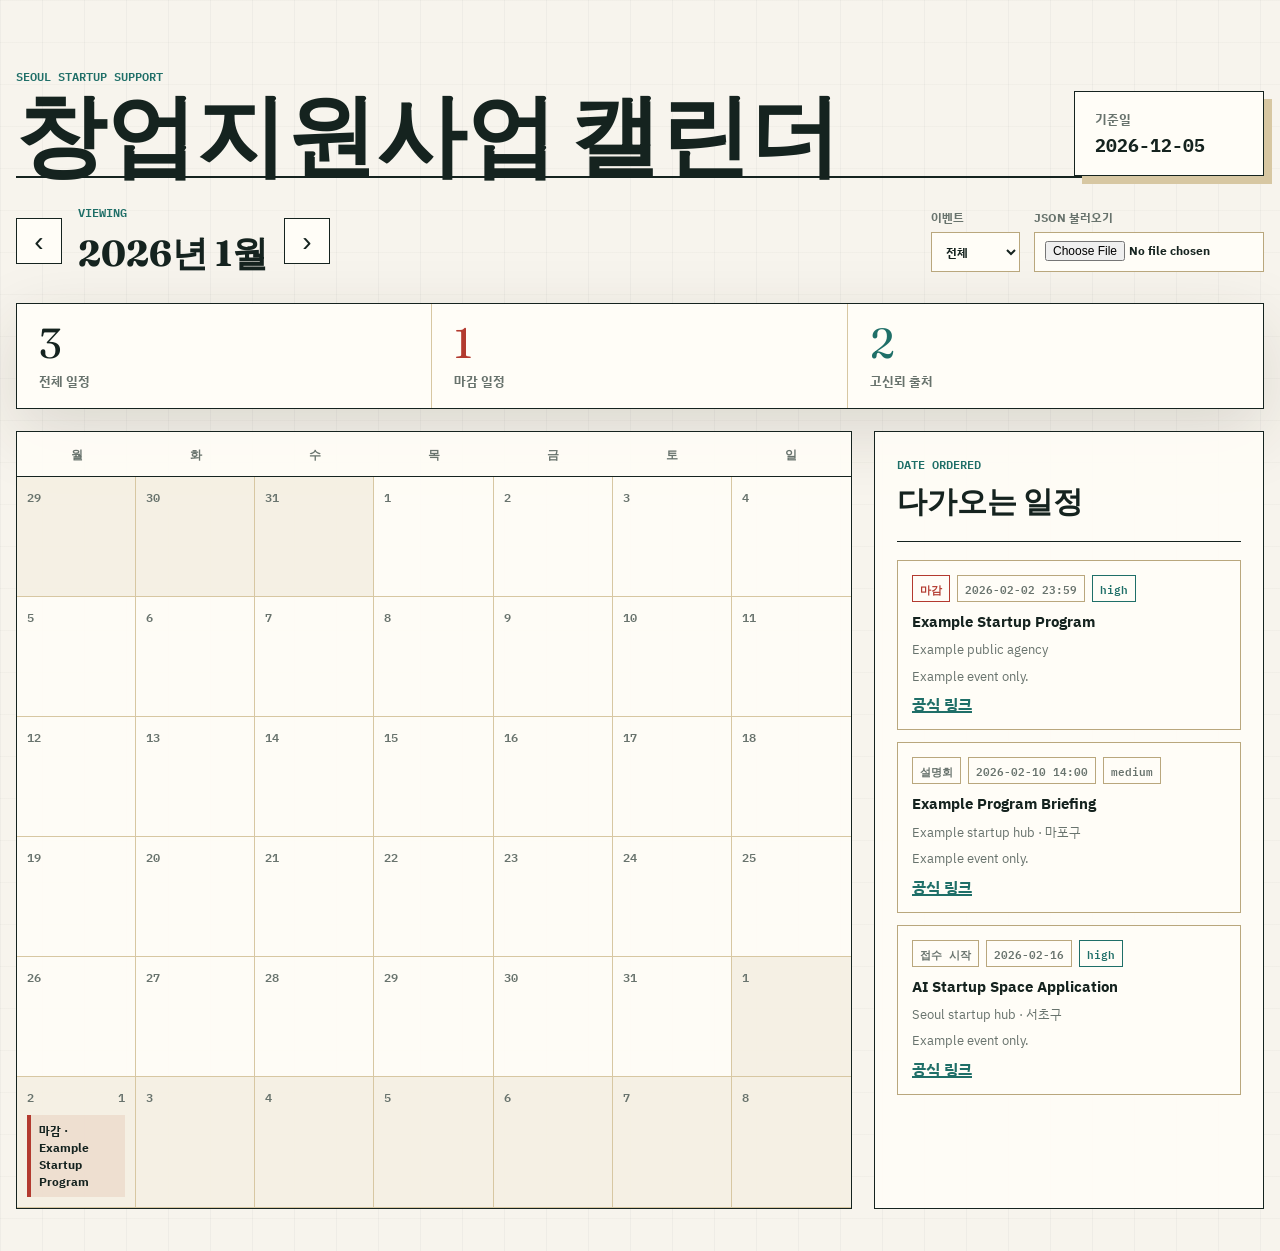
<file: calendar-view/index.html>
<!doctype html>
<html lang="ko">
  <head>
    <meta charset="utf-8" />
    <meta name="viewport" content="width=device-width, initial-scale=1" />
    <title>Startup Support Calendar</title>
    <link rel="preconnect" href="https://fonts.googleapis.com" />
    <link rel="preconnect" href="https://fonts.gstatic.com" crossorigin />
    <link
      href="https://fonts.googleapis.com/css2?family=Fraunces:opsz,wght@9..144,650;9..144,760&family=IBM+Plex+Mono:wght@500;600&family=IBM+Plex+Sans+KR:wght@400;500;600;700&display=swap"
      rel="stylesheet"
    />
    <link rel="stylesheet" href="./styles.css" />
  </head>
  <body>
    <main class="shell">
      <section class="masthead" aria-labelledby="page-title">
        <div>
          <p class="kicker">Seoul Startup Support</p>
          <h1 id="page-title">창업지원사업 캘린더</h1>
        </div>
        <div class="today-card" aria-label="오늘 기준">
          <span>기준일</span>
          <strong id="todayLabel">-</strong>
        </div>
      </section>

      <section class="toolbar" aria-label="캘린더 조작">
        <div class="month-controls">
          <button type="button" class="icon-button" id="prevMonth" aria-label="이전 달">‹</button>
          <div>
            <p class="eyebrow">Viewing</p>
            <h2 id="monthLabel">-</h2>
          </div>
          <button type="button" class="icon-button" id="nextMonth" aria-label="다음 달">›</button>
        </div>

        <div class="filters">
          <label>
            <span>이벤트</span>
            <select id="typeFilter">
              <option value="all">전체</option>
              <option value="application_deadline">마감</option>
              <option value="application_open">접수 시작</option>
              <option value="briefing">설명회</option>
              <option value="interview">평가</option>
              <option value="result_announcement">결과 발표</option>
              <option value="event">행사</option>
            </select>
          </label>
          <label>
            <span>JSON 불러오기</span>
            <input id="jsonInput" type="file" accept="application/json,.json" />
          </label>
        </div>
      </section>

      <section class="summary-strip" aria-label="요약">
        <article>
          <span class="metric" id="totalEvents">0</span>
          <p>전체 일정</p>
        </article>
        <article>
          <span class="metric urgent" id="deadlineEvents">0</span>
          <p>마감 일정</p>
        </article>
        <article>
          <span class="metric verified" id="highConfidenceEvents">0</span>
          <p>고신뢰 출처</p>
        </article>
      </section>

      <section class="calendar-layout">
        <div class="calendar-panel">
          <div class="weekday-row" aria-hidden="true">
            <span>월</span>
            <span>화</span>
            <span>수</span>
            <span>목</span>
            <span>금</span>
            <span>토</span>
            <span>일</span>
          </div>
          <div class="calendar-grid" id="calendarGrid" aria-label="월간 캘린더"></div>
        </div>

        <aside class="agenda-panel" aria-labelledby="agendaTitle">
          <div class="agenda-heading">
            <p class="eyebrow">Date Ordered</p>
            <h2 id="agendaTitle">다가오는 일정</h2>
          </div>
          <div class="agenda-list" id="agendaList"></div>
        </aside>
      </section>
    </main>

    <script src="./app.js"></script>
  </body>
</html>
</file>
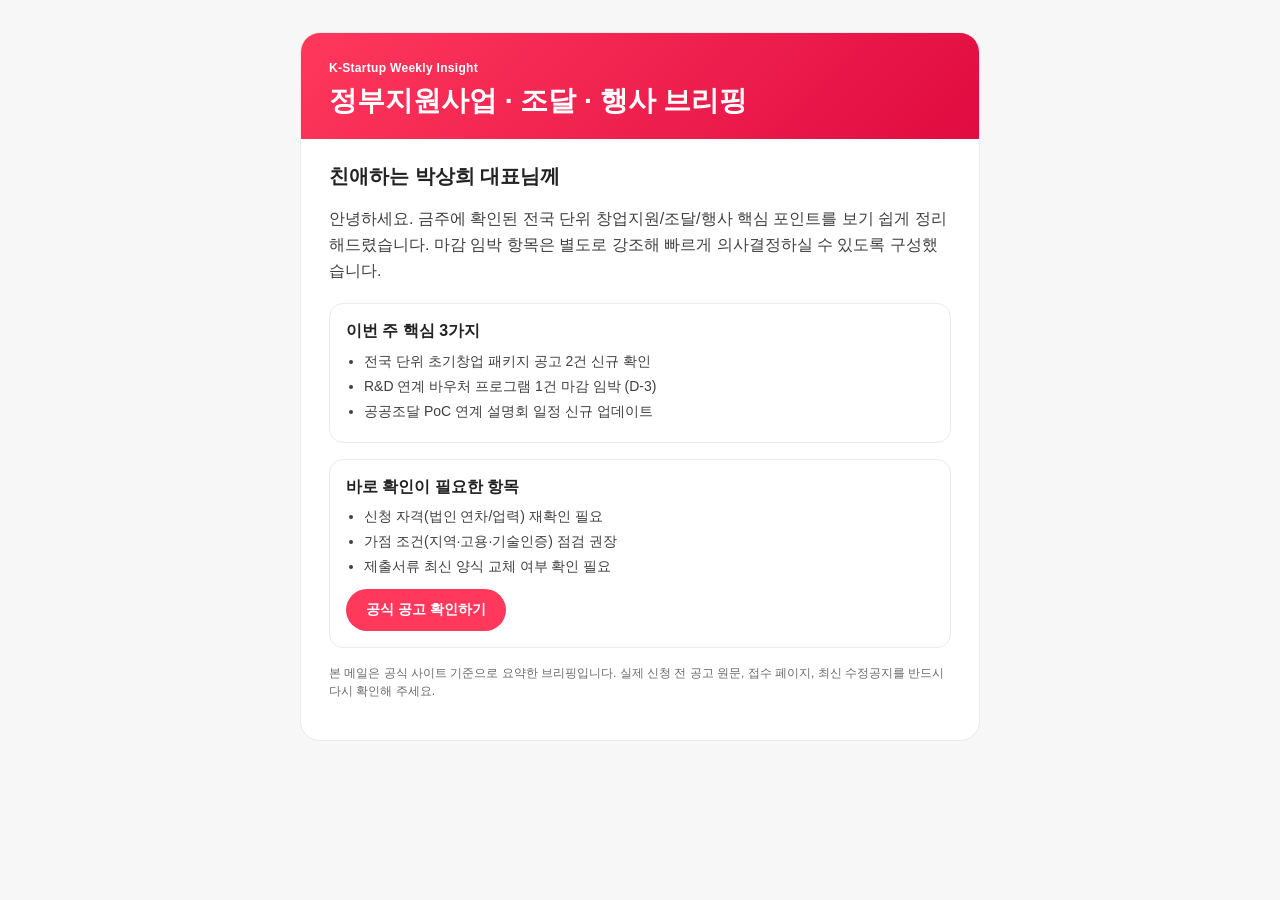
<file: examples/email-template-airbnb-style.html>
<!doctype html>
<html lang="ko">
  <head>
    <meta charset="utf-8" />
    <meta name="viewport" content="width=device-width, initial-scale=1" />
    <title>스타트업 지원 브리핑</title>
    <style>
      body {
        margin: 0;
        padding: 0;
        background: #f7f7f7;
        color: #222222;
        font-family: "Airbnb Cereal VF", "Pretendard", -apple-system, BlinkMacSystemFont, "Segoe UI", sans-serif;
      }

      .wrap {
        max-width: 680px;
        margin: 32px auto;
        padding: 0 16px;
      }

      .card {
        background: #ffffff;
        border-radius: 20px;
        overflow: hidden;
        border: 1px solid #ebebeb;
      }

      .hero {
        padding: 28px 28px 20px;
        background: linear-gradient(135deg, #ff385c 0%, #e00b41 100%);
        color: #ffffff;
      }

      .eyebrow {
        margin: 0 0 8px;
        font-size: 12px;
        font-weight: 700;
        letter-spacing: 0.3px;
      }

      h1 {
        margin: 0;
        font-size: 28px;
        line-height: 1.3;
      }

      .content {
        padding: 24px 28px 28px;
      }

      .greeting {
        margin: 0 0 16px;
        font-size: 20px;
        font-weight: 600;
        line-height: 1.35;
      }

      .summary {
        margin: 0 0 20px;
        color: #3f3f3f;
        font-size: 16px;
        line-height: 1.6;
      }

      .section {
        margin-bottom: 16px;
        border: 1px solid #ebebeb;
        border-radius: 14px;
        padding: 16px;
      }

      .section h2 {
        margin: 0 0 8px;
        font-size: 16px;
        line-height: 1.4;
      }

      .section ul {
        margin: 0;
        padding-left: 18px;
      }

      .section li {
        margin: 4px 0;
        font-size: 14px;
        line-height: 1.5;
        color: #3f3f3f;
      }

      .cta {
        display: inline-block;
        margin-top: 8px;
        background: #ff385c;
        color: #ffffff !important;
        text-decoration: none;
        padding: 12px 20px;
        border-radius: 9999px;
        font-size: 14px;
        font-weight: 600;
      }

      .footer {
        margin-top: 14px;
        color: #6a6a6a;
        font-size: 12px;
        line-height: 1.5;
      }
    </style>
  </head>
  <body>
    <div class="wrap">
      <article class="card">
        <header class="hero">
          <p class="eyebrow">K-Startup Weekly Insight</p>
          <h1>정부지원사업 · 조달 · 행사 브리핑</h1>
        </header>
        <section class="content">
          <p class="greeting">친애하는 박상희 대표님께</p>
          <p class="summary">
            안녕하세요. 금주에 확인된 전국 단위 창업지원/조달/행사 핵심 포인트를 보기 쉽게 정리해드렸습니다.
            마감 임박 항목은 별도로 강조해 빠르게 의사결정하실 수 있도록 구성했습니다.
          </p>

          <div class="section">
            <h2>이번 주 핵심 3가지</h2>
            <ul>
              <li>전국 단위 초기창업 패키지 공고 2건 신규 확인</li>
              <li>R&D 연계 바우처 프로그램 1건 마감 임박 (D-3)</li>
              <li>공공조달 PoC 연계 설명회 일정 신규 업데이트</li>
            </ul>
          </div>

          <div class="section">
            <h2>바로 확인이 필요한 항목</h2>
            <ul>
              <li>신청 자격(법인 연차/업력) 재확인 필요</li>
              <li>가점 조건(지역·고용·기술인증) 점검 권장</li>
              <li>제출서류 최신 양식 교체 여부 확인 필요</li>
            </ul>
            <a class="cta" href="https://www.k-startup.go.kr/" target="_blank" rel="noopener noreferrer">공식 공고 확인하기</a>
          </div>

          <p class="footer">
            본 메일은 공식 사이트 기준으로 요약한 브리핑입니다. 실제 신청 전 공고 원문, 접수 페이지, 최신 수정공지를 반드시 다시 확인해 주세요.
          </p>
        </section>
      </article>
    </div>
  </body>
</html>
</file>
<file: calendar-view/styles.css>
:root {
  --canvas: #f7f4ed;
  --surface: #fffdf7;
  --ink: #15231f;
  --muted: #68736d;
  --rule: #d7c7a2;
  --rule-strong: #b9a77d;
  --urgent: #b33a2f;
  --verified: #1f6f68;
  --info: #2e4e7e;
  --shadow: 0 22px 70px rgba(47, 42, 31, 0.14);
}

* { box-sizing: border-box; }

body {
  margin: 0;
  min-height: 100vh;
  background:
    linear-gradient(90deg, rgba(21, 35, 31, 0.035) 1px, transparent 1px) 0 0 / 42px 42px,
    linear-gradient(rgba(21, 35, 31, 0.025) 1px, transparent 1px) 0 0 / 42px 42px,
    var(--canvas);
  color: var(--ink);
  font-family: "IBM Plex Sans KR", "Noto Sans KR", sans-serif;
}

button, select, input { font: inherit; }

.shell {
  width: min(1500px, calc(100vw - 32px));
  margin: 0 auto;
  padding: 28px 0 42px;
}

.masthead {
  display: flex;
  align-items: end;
  justify-content: space-between;
  gap: 24px;
  min-height: 150px;
  border-bottom: 2px solid var(--ink);
}

.kicker, .eyebrow {
  margin: 0 0 8px;
  color: var(--verified);
  font-family: "IBM Plex Mono", monospace;
  font-size: 12px;
  font-weight: 600;
  letter-spacing: 0;
  text-transform: uppercase;
}

h1, h2 {
  margin: 0;
  font-family: "Fraunces", Georgia, serif;
  letter-spacing: 0;
}

h1 {
  font-size: clamp(46px, 7vw, 104px);
  line-height: 0.92;
}

.today-card {
  min-width: 190px;
  padding: 18px 20px;
  border: 1px solid var(--ink);
  background: var(--surface);
  box-shadow: 8px 8px 0 var(--rule);
}

.today-card span {
  display: block;
  color: var(--muted);
  font-size: 13px;
  font-weight: 700;
}

.today-card strong {
  display: block;
  margin-top: 6px;
  font-family: "IBM Plex Mono", monospace;
  font-size: 18px;
}

.toolbar {
  display: flex;
  align-items: center;
  justify-content: space-between;
  gap: 20px;
  padding: 24px 0;
}

.month-controls {
  display: flex;
  align-items: center;
  gap: 16px;
}

.month-controls h2 { font-size: 36px; }

.icon-button {
  width: 46px;
  height: 46px;
  border: 1px solid var(--ink);
  background: var(--surface);
  color: var(--ink);
  cursor: pointer;
  font-size: 28px;
  line-height: 1;
}

.icon-button:hover {
  background: var(--ink);
  color: var(--surface);
}

.filters {
  display: flex;
  align-items: end;
  gap: 14px;
  flex-wrap: wrap;
}

.filters label {
  display: grid;
  gap: 6px;
  color: var(--muted);
  font-size: 12px;
  font-weight: 700;
}

.filters select, .filters input {
  max-width: 230px;
  min-height: 40px;
  border: 1px solid var(--rule-strong);
  background: var(--surface);
  color: var(--ink);
  padding: 8px 10px;
}

.summary-strip {
  display: grid;
  grid-template-columns: repeat(3, 1fr);
  border: 1px solid var(--ink);
  background: var(--surface);
  box-shadow: var(--shadow);
}

.summary-strip article {
  padding: 18px 22px;
  border-right: 1px solid var(--rule);
}

.summary-strip article:last-child { border-right: 0; }

.metric {
  display: block;
  font-family: "Fraunces", Georgia, serif;
  font-size: 42px;
  line-height: 1;
}

.metric.urgent { color: var(--urgent); }
.metric.verified { color: var(--verified); }

.summary-strip p {
  margin: 8px 0 0;
  color: var(--muted);
  font-size: 13px;
  font-weight: 700;
}

.calendar-layout {
  display: grid;
  grid-template-columns: minmax(0, 1fr) 390px;
  gap: 22px;
  margin-top: 22px;
}

.calendar-panel, .agenda-panel {
  border: 1px solid var(--ink);
  background: rgba(255, 253, 247, 0.92);
}

.weekday-row, .calendar-grid {
  display: grid;
  grid-template-columns: repeat(7, minmax(0, 1fr));
}

.weekday-row { border-bottom: 1px solid var(--ink); }

.weekday-row span {
  padding: 12px;
  color: var(--muted);
  font-family: "IBM Plex Mono", monospace;
  font-size: 12px;
  font-weight: 600;
  text-align: center;
}

.calendar-grid { min-height: 720px; }

.day-cell {
  min-height: 120px;
  padding: 10px;
  border-right: 1px solid var(--rule);
  border-bottom: 1px solid var(--rule);
  animation: cellIn 360ms ease both;
}

.day-cell:nth-child(7n) { border-right: 0; }

.day-number {
  display: flex;
  align-items: center;
  justify-content: space-between;
  color: var(--muted);
  font-family: "IBM Plex Mono", monospace;
  font-size: 12px;
  font-weight: 600;
}

.outside { background: rgba(215, 199, 162, 0.22); }
.today { outline: 2px solid var(--verified); outline-offset: -2px; }

.event-pill {
  display: block;
  width: 100%;
  margin-top: 8px;
  border: 0;
  border-left: 4px solid var(--info);
  background: rgba(46, 78, 126, 0.1);
  color: var(--ink);
  padding: 7px 8px;
  text-align: left;
  cursor: pointer;
  font-size: 12px;
  font-weight: 700;
}

.event-pill.deadline {
  border-left-color: var(--urgent);
  background: rgba(179, 58, 47, 0.1);
}

.event-pill.open {
  border-left-color: var(--verified);
  background: rgba(31, 111, 104, 0.1);
}

.event-pill:hover { transform: translateX(2px); }

.more-count {
  margin-top: 8px;
  color: var(--muted);
  font-family: "IBM Plex Mono", monospace;
  font-size: 11px;
}

.agenda-panel {
  min-height: 760px;
  padding: 22px;
}

.agenda-heading {
  padding-bottom: 18px;
  border-bottom: 1px solid var(--ink);
}

.agenda-heading h2 { font-size: 30px; }

.agenda-list {
  display: grid;
  gap: 12px;
  margin-top: 18px;
}

.agenda-item {
  border: 1px solid var(--rule-strong);
  background: var(--surface);
  padding: 14px;
}

.agenda-item strong {
  display: block;
  margin-bottom: 8px;
  font-size: 15px;
  line-height: 1.35;
}

.agenda-meta {
  display: flex;
  flex-wrap: wrap;
  gap: 7px;
  margin-bottom: 10px;
}

.tag {
  border: 1px solid var(--rule-strong);
  padding: 3px 7px;
  color: var(--muted);
  font-family: "IBM Plex Mono", monospace;
  font-size: 11px;
  font-weight: 600;
}

.tag.deadline { color: var(--urgent); border-color: var(--urgent); }
.tag.verified { color: var(--verified); border-color: var(--verified); }

.agenda-item p {
  margin: 7px 0;
  color: var(--muted);
  font-size: 13px;
  line-height: 1.5;
}

.agenda-item a {
  color: var(--verified);
  font-weight: 700;
  text-decoration-thickness: 2px;
}

.empty-state {
  padding: 24px;
  border: 1px dashed var(--rule-strong);
  color: var(--muted);
}

@keyframes cellIn {
  from { opacity: 0; transform: translateY(10px); }
  to { opacity: 1; transform: translateY(0); }
}

@media (max-width: 1040px) {
  .calendar-layout { grid-template-columns: 1fr; }
  .agenda-panel { min-height: auto; }
}

@media (max-width: 760px) {
  .shell {
    width: min(100vw - 20px, 720px);
    padding-top: 16px;
  }

  .masthead, .toolbar {
    align-items: stretch;
    flex-direction: column;
  }

  .today-card { min-width: 0; }
  .summary-strip { grid-template-columns: 1fr; }
  .summary-strip article {
    border-right: 0;
    border-bottom: 1px solid var(--rule);
  }
  .summary-strip article:last-child { border-bottom: 0; }
  .weekday-row span { padding: 9px 3px; }
  .day-cell { min-height: 88px; padding: 6px; }
  .event-pill { padding: 5px 6px; font-size: 11px; }
}
</file>
